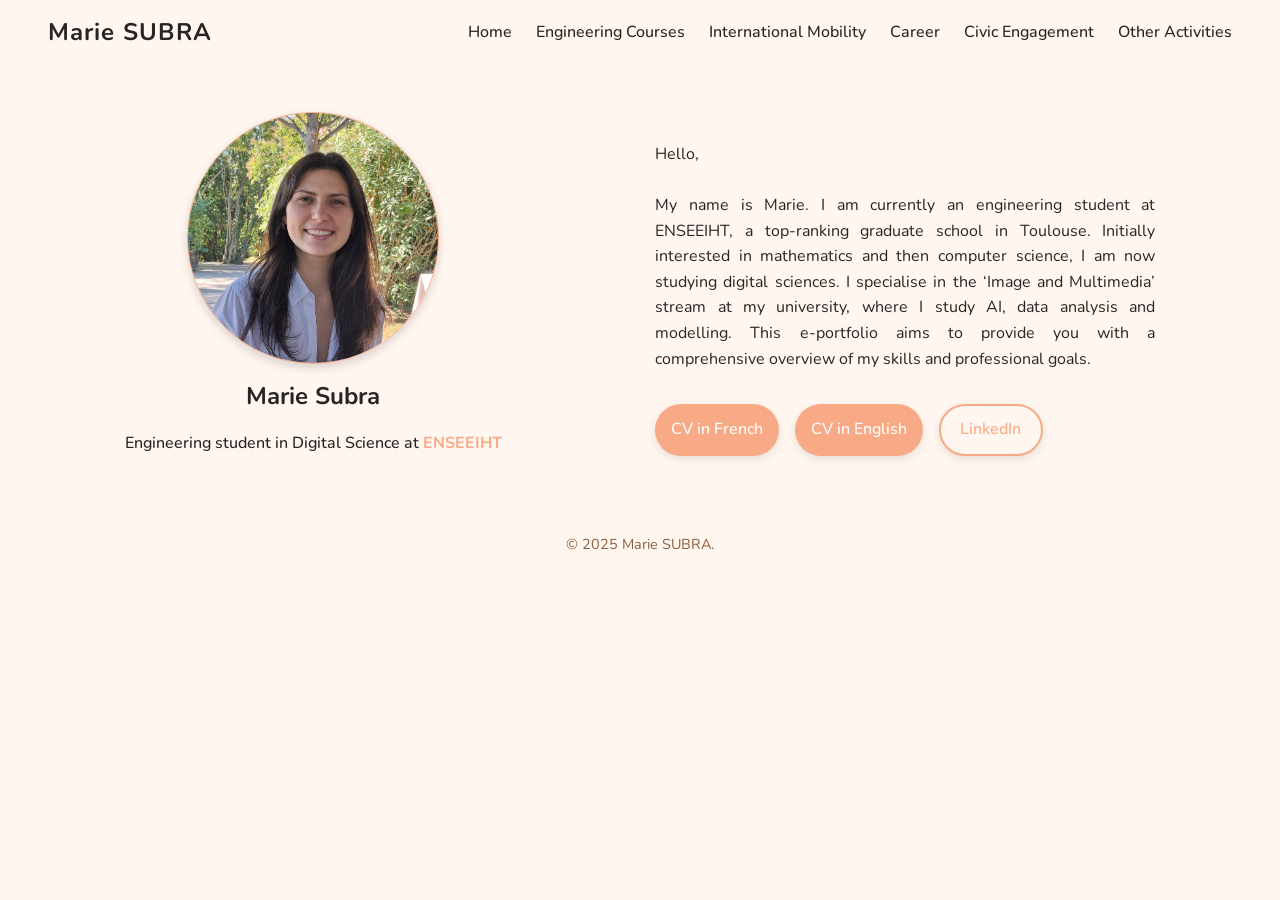
<file: index.html>
<!DOCTYPE html>
<html lang="en">
<head>
  <meta charset="UTF-8" />
  <meta name="viewport" content="width=device-width, initial-scale=1.0" />
  <title>Marie SUBRA</title>

  <!-- Ton style CSS principal -->
  <link rel="stylesheet" href="style.css" />
  <link rel="stylesheet" href="style_index.css" />  
  <!-- Polices Google Fonts -->
  <link href="https://fonts.googleapis.com/css2?family=Quicksand:wght@400;500;600&family=Playfair+Display:wght@400;600&family=Poppins:wght@400;500;600&family=Raleway:wght@400;500;600&family=Nunito:wght@400;600&display=swap" rel="stylesheet">
</head>

<body>

  <!-- ================================
       EN-TÊTE : ton nom + navigation
  ================================= -->
  <header>
    <div class="logo">Marie SUBRA</div>
    <nav>
      <ul>
        <li><a href="index.html">Home</a></li>
        <li><a href="engineering.html">Engineering Courses</a></li>
        <li><a href="mobility.html">International Mobility</a></li>
        <li><a href="career.html">Career</a></li>
        <li><a href="leadership.html">Civic Engagement</a></li>
        <li><a href="activities.html">Other Activities</a></li>
      </ul>
    </nav>
  </header>

  <!-- ================================
       SECTION HOME
  ================================= -->
  <main>
    <section class="home">
      <!-- Partie gauche : photo + sous-titre -->
      <div class="left">
        <div class="photo-container">
          <!-- Remplace "photo_marie.jpg" par le vrai nom de ton image -->
          <img src="Photo_Marie_CV.jpg" alt="Marie Subra" />
        </div>
        <h2 class="name">Marie Subra</h2>
        <p class="subtitle">
          Engineering student in Digital Science at 
          <a href="https://www.enseeiht.fr/fr/index.html" target="_blank">ENSEEIHT</a>
        </p>
      </div>

      <!-- Partie droite : présentation + boutons -->
      <div class="right">
        <p>
          Hello,<br><br>
          My name is Marie. 
          I am currently an engineering student at ENSEEIHT, a top-ranking graduate school in Toulouse.
          Initially interested in mathematics and then computer science, I am now studying digital sciences.
          I specialise in the ‘Image and Multimedia’ stream at my university, where I study AI, data analysis and modelling. 
          This e-portfolio aims to provide you with a comprehensive overview
          of my skills and professional goals.

        </p>
        <div class="buttons">
          <!-- Boutons vers les fichiers PDF -->
          <a href="CV_FR.pdf" class="btn" target="_blank">CV in French</a>
          <a href="CV_EN.pdf" class="btn" target="_blank">CV in English</a>
          <a href="https://www.linkedin.com/in/marie-subra-392992335/"  class="btn btn-outline" target="_blank">LinkedIn</a>
      </div>
      </div>
      </div>


  </main>

  <!-- ================================
       PIED DE PAGE
  ================================= -->
  <footer>
    © 2025 Marie SUBRA.
  </footer>

</body>
</html>
</file>
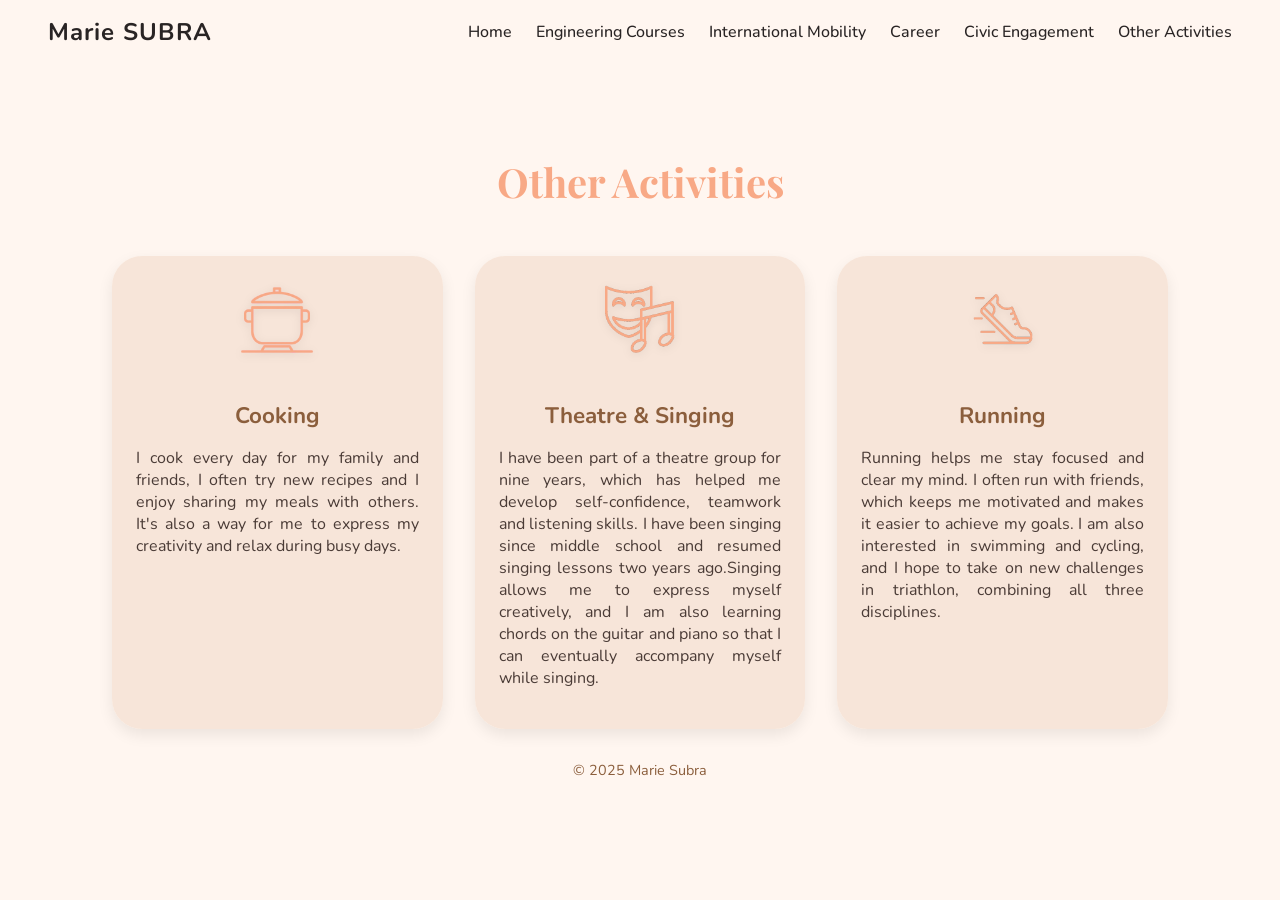
<file: activities.html>
<!DOCTYPE html>
<html lang="en">
<head>
  <meta charset="UTF-8" />
  <meta name="viewport" content="width=device-width, initial-scale=1.0" />
  <title>Marie SUBRA</title>

  <!-- Ton style CSS principal -->
  <link rel="stylesheet" href="style.css" />
  <link rel="stylesheet" href="style_activities.css" />
  
  <!-- Polices Google Fonts -->
  <link href="https://fonts.googleapis.com/css2?family=Quicksand:wght@400;500;600&family=Playfair+Display:wght@400;600&family=Poppins:wght@400;500;600&family=Raleway:wght@400;500;600&family=Nunito:wght@400;600&display=swap" rel="stylesheet">
</head>
<body>
      <!-- En-tête identique à la page Home -->
  <header>
    <div class="logo">Marie SUBRA</div>
    <nav>
      <ul>
        <li><a href="index.html">Home</a></li>
        <li><a href="engineering.html">Engineering Courses</a></li>
        <li><a href="mobility.html">International Mobility</a></li>
        <li><a href="career.html">Career</a></li>
        <li><a href="leadership.html">Civic Engagement</a></li>
        <li><a href="activities.html">Other Activities</a></li>
      </ul>
    </nav>
  </header>
  <main class = "activities">
    <!-- ======= MAIN CONTENT ======= -->
    <h1>Other Activities</h1>
    <div class="activities-container">
        <!-- 🍳 Cooking -->
        <div class="activity-card">
            <img src="cooking.png" alt="Cooking" class="activity-logo">
            <h2>Cooking</h2>
            <p>
                I cook every day for my family and friends, I often try new recipes and I enjoy sharing my meals 
                with others. It's also a way for me to express my creativity and relax during busy days.
            </p>
        </div>

        <!-- 🎭 Theatre & Singing -->
        <div class="activity-card">
            <img src="musical.png" alt="Theatre and Singing" class="activity-logo">
            <h2>Theatre & Singing</h2>
            <p>
                I have been part of a theatre group for nine years, which has helped me develop self-confidence, 
                teamwork and listening skills. I have been singing since middle school and resumed singing lessons 
                two years ago.Singing allows me to express myself creatively, and I am also learning chords on the guitar
                and piano so that I can eventually accompany myself while singing.
            </p>
        </div>

        <!-- 🏃‍♀️ Running -->
        <div class="activity-card">
            <img src="running.png" alt="Running" class="activity-logo">
            <h2>Running</h2>
            <p>
                Running helps me stay focused and clear my mind. I often run with friends, which keeps me motivated 
                and makes it easier to achieve my goals. I am also interested in swimming and cycling, and I hope 
                to take on new challenges in triathlon, combining all three disciplines.
            </p>
        </div>
    </div>


    <footer>
        <p>© 2025 Marie Subra</p>
    </footer>
  </main>
</body>
</file>
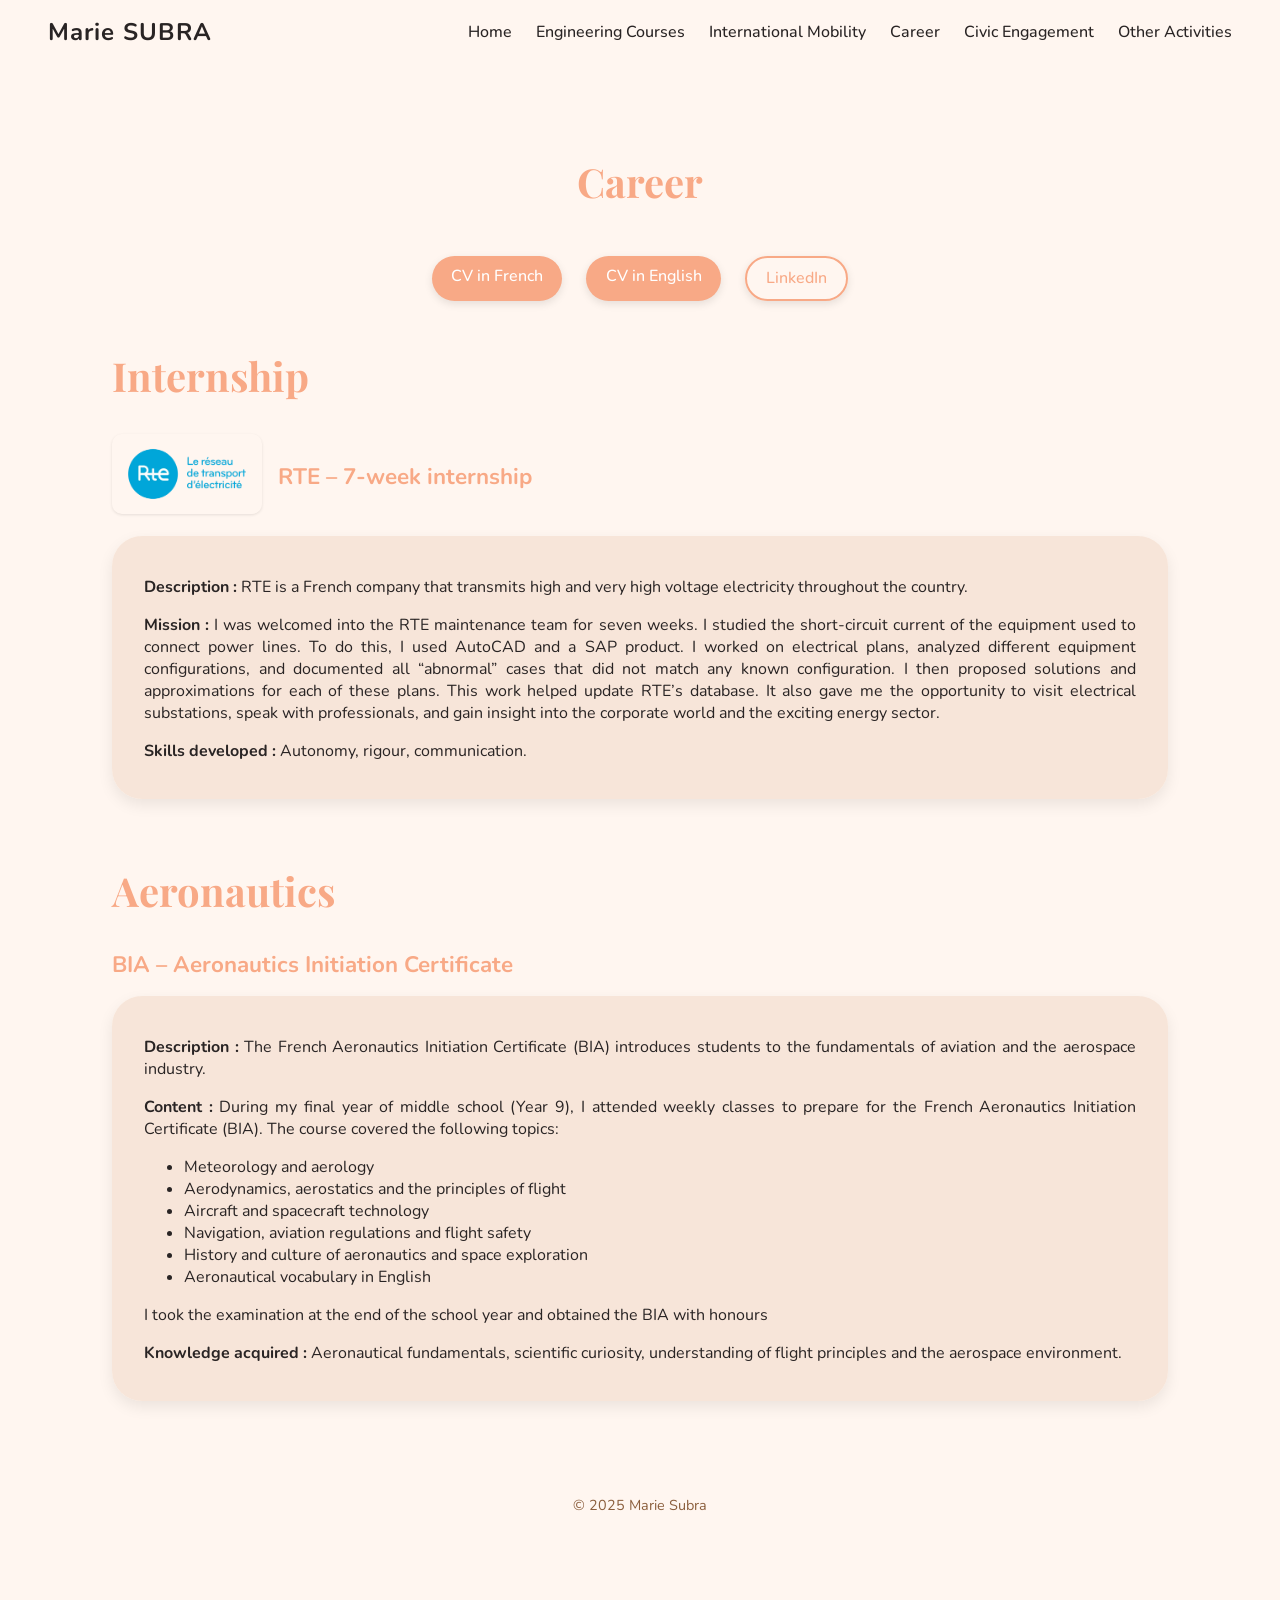
<file: career.html>
<!DOCTYPE html>
<html lang="en">
<head>
  <meta charset="UTF-8" />
  <meta name="viewport" content="width=device-width, initial-scale=1.0" />
  <title>Marie SUBRA</title>

  <!-- Ton style CSS principal -->
  <link rel="stylesheet" href="style.css" />
  <link rel="stylesheet" href="style_career.css" />

  <!-- Polices Google Fonts -->
  <link href="https://fonts.googleapis.com/css2?family=Quicksand:wght@400;500;600&family=Playfair+Display:wght@400;600&family=Poppins:wght@400;500;600&family=Raleway:wght@400;500;600&family=Nunito:wght@400;600&display=swap" rel="stylesheet">
</head>
<body>
      <!-- En-tête identique à la page Home -->
  <header>
    <div class="logo">Marie SUBRA</div>
    <nav>
      <ul>
        <li><a href="index.html">Home</a></li>
        <li><a href="engineering.html">Engineering Courses</a></li>
        <li><a href="mobility.html">International Mobility</a></li>
        <li><a href="career.html">Career</a></li>
        <li><a href="leadership.html">Civic Engagement</a></li>
        <li><a href="activities.html">Other Activities</a></li>
      </ul>
    </nav>
  </header>
  <!-- ======= MAIN CONTENT ======= -->
  <main class="career">
      <h1>Career</h1>
      <!-- Boutons CV & LinkedIn -->
      <div class="career-buttons">
          <a href="CV_FR.pdf" class="btn" target="_blank">CV in French</a>
          <a href="CV_EN.pdf" class="btn" target="_blank">CV in English</a>
          <a href="https://www.linkedin.com/in/marie-subra-392992335/"  class="btn btn-outline" target="_blank">LinkedIn</a>
      </div>

      <!-- Stages -->
      <section class="career-section">
        <h2>Internship</h2>

        <div class="internship-card">
          <!-- Haut : logo + titre -->
          <div class="internship-header">
            <div class="internship-logo">
              <img src="logo_rte.webp" alt="RTE logo">
            </div>
            <h3>RTE – 7-week internship</h3>
          </div>

          <!-- Bas : cadre avec texte -->
          <div class="internship-text card">
            <p><strong>Description :</strong> RTE is a French company that transmits high and very high voltage electricity throughout the country.</p>
            <p><strong>Mission :</strong> I was welcomed into the RTE maintenance team for seven weeks.
             I studied the short-circuit current of the equipment used to connect power lines. To do this, I used 
             AutoCAD and a SAP product. I worked on electrical plans, analyzed different equipment configurations, 
             and documented all “abnormal” cases that did not match any known configuration. I then proposed 
             solutions and approximations for each of these plans. This work helped update RTE’s database. It also 
             gave me the opportunity to visit electrical substations, speak with professionals, and gain insight 
             into the corporate world and the exciting energy sector.
            </p>
            <p><strong>Skills developed :</strong> Autonomy, rigour, communication.</p>
          </div>
        </div>
      </section>

      <!-- BIA -->
      <section class="career-section">
        <h2>Aeronautics</h2>

        <div class="internship-card">
          <div class="internship-header">
            <h3>BIA – Aeronautics Initiation Certificate</h3>
          </div>

          <div class="internship-text card">
            <p><strong>Description :</strong> The French Aeronautics Initiation Certificate (BIA) introduces students to the fundamentals of aviation and the aerospace industry.</p>

            <p><strong>Content :</strong> 
              During my final year of middle school (Year 9), I attended weekly classes to prepare for the French Aeronautics Initiation Certificate (BIA). The course covered the following topics:</p>
              <ul>
                <li>Meteorology and aerology</li>
                <li>Aerodynamics, aerostatics and the principles of flight</li>
                <li>Aircraft and spacecraft technology</li>
                <li>Navigation, aviation regulations and flight safety</li>
                <li>History and culture of aeronautics and space exploration</li>
                <li>Aeronautical vocabulary in English</li>
              </ul>
              <p>I took the examination at the end of the school year and obtained the BIA with honours
            
            </p>

            <p><strong>Knowledge acquired :</strong> Aeronautical fundamentals, scientific curiosity, understanding of flight principles and the aerospace environment.</p>
          </div>
        </div>
      </section>
      
  <footer>
      <p>© 2025 Marie Subra</p>
  </footer>
</body>
</html>
</file>
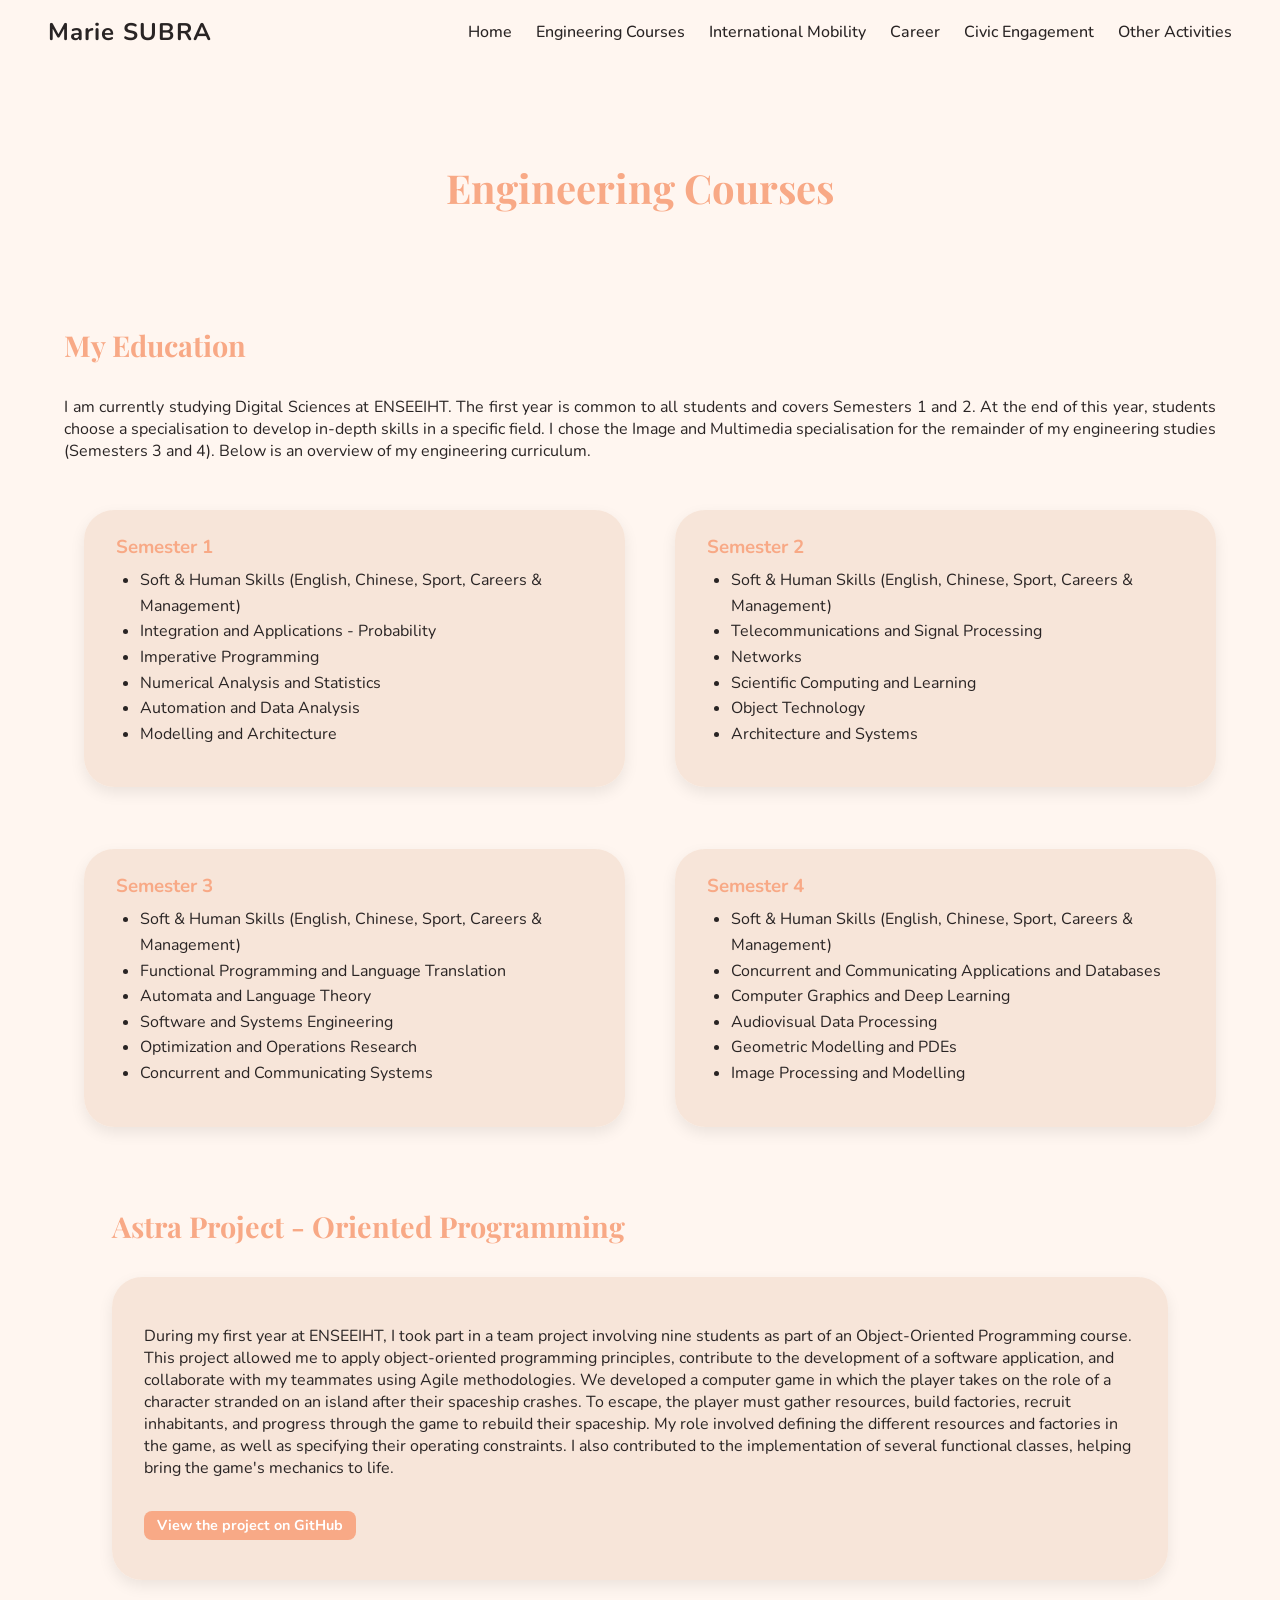
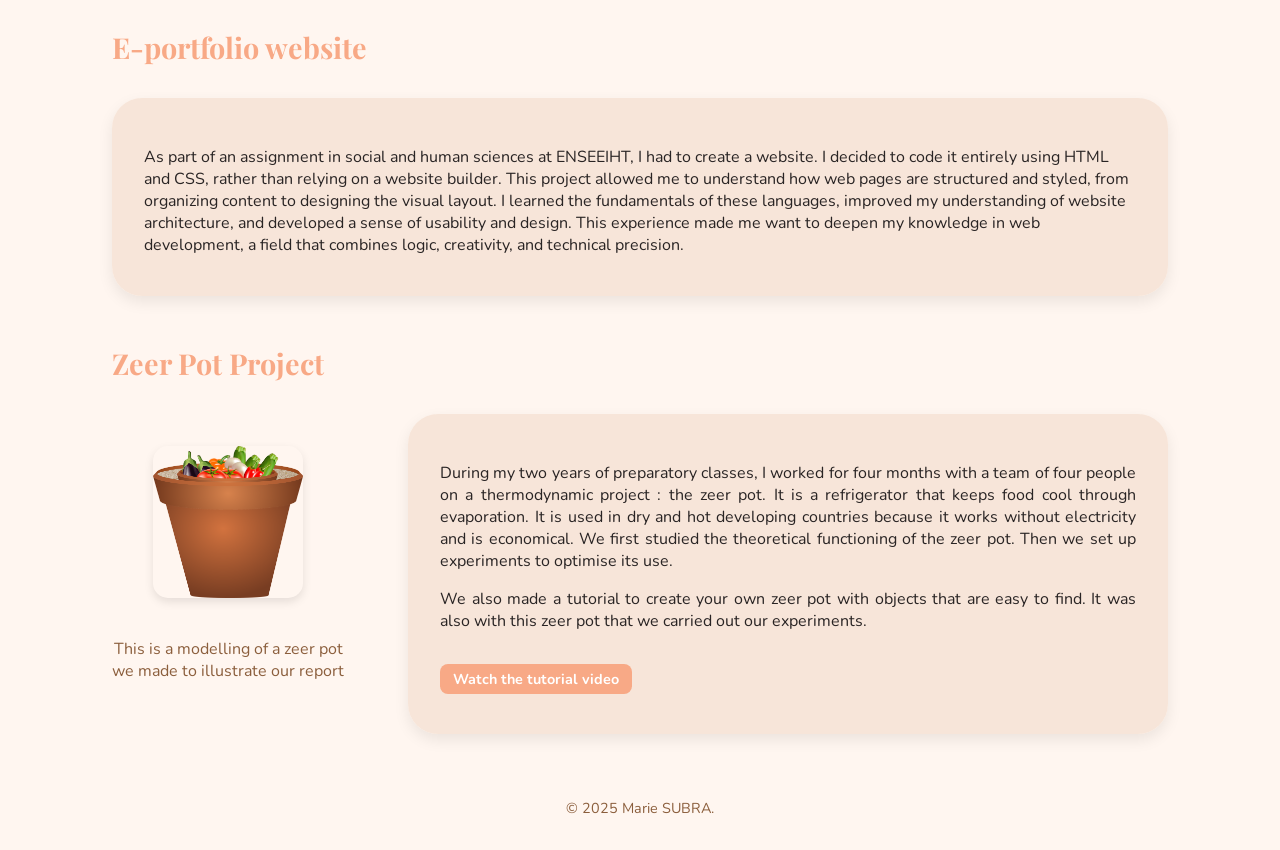
<file: engineering.html>
<!DOCTYPE html>
<html lang="en">
<head>
  <meta charset="UTF-8" />
  <meta name="viewport" content="width=device-width, initial-scale=1.0" />
  <title>Marie SUBRA</title>

  <!-- Ton style CSS principal -->
  <link rel="stylesheet" href="style.css" />
  <link rel="stylesheet" href="style_engineering.css" />

  <!-- Polices Google Fonts -->
  <link href="https://fonts.googleapis.com/css2?family=Quicksand:wght@400;500;600&family=Playfair+Display:wght@400;600&family=Poppins:wght@400;500;600&family=Raleway:wght@400;500;600&family=Nunito:wght@400;600&display=swap" rel="stylesheet">
</head>

<body>
  <!-- En-tête identique à la page Home -->
  <header>
    <div class="logo">Marie SUBRA</div>
    <nav>
      <ul>
        <li><a href="index.html">Home</a></li>
        <li><a href="engineering.html">Engineering Courses</a></li>
        <li><a href="mobility.html">International Mobility</a></li>
        <li><a href="career.html">Career</a></li>
        <li><a href="leadership.html">Civic Engagement</a></li>
        <li><a href="activities.html">Other Activities</a></li>
      </ul>
    </nav>
  </header>
    <section class="engineering">
        <h1>Engineering Courses</h1>
    </section>
    <!-- My education -->
    <section class="education">
    <h2>My Education</h2>

    <p class="intro">
        I am currently studying Digital Sciences at ENSEEIHT. The first year is common to all students and covers 
        Semesters 1 and 2. At the end of this year, students choose a specialisation to develop in-depth skills in 
        a specific field. I chose the Image and Multimedia specialisation for the remainder of my engineering 
        studies (Semesters 3 and 4).
        Below is an overview of my engineering curriculum.
    </p>


    <div class="semesters two-columns">
    <!-- Colonne Semestre 1 -->
        <div class="semester">
            <!--<div class="line"></div>-->
            <div class="semester-content card">
                <h3>Semester 1</h3>
                <ul>
                    <li>Soft & Human Skills (English, Chinese, Sport, Careers & Management)</li>
                    <li>Integration and Applications - Probability</li>
                    <li>Imperative Programming</li>
                    <li>Numerical Analysis and Statistics</li>
                    <li>Automation and Data Analysis</li>
                    <li>Modelling and Architecture</li>
                </ul>
            </div>
        </div>

    <!-- Colonne Semestre 2 -->
        <div class="semester">
            <!--<div class="line"></div>-->
            <div class="semester-content card">
                <h3>Semester 2</h3>
                <ul>
                    <li>Soft & Human Skills (English, Chinese, Sport, Careers & Management)</li>
                    <li>Telecommunications and Signal Processing</li>
                    <li>Networks</li>
                    <li>Scientific Computing and Learning</li>
                    <li>Object Technology</li>
                    <li>Architecture and Systems</li>
                </ul>
            </div>
        </div>
         <!-- Semester 3 -->
    <div class="semester">
        <div class="semester-content card">
            <h3>Semester 3</h3>
            <ul>
                <li>Soft & Human Skills (English, Chinese, Sport, Careers & Management)</li>
                <li>Functional Programming and Language Translation</li>
                <li>Automata and Language Theory</li>
                <li>Software and Systems Engineering</li>
                <li>Optimization and Operations Research</li>
                <li>Concurrent and Communicating Systems</li>
            </ul>
        </div>
    </div>

    <!-- Semester 4 -->
    <div class="semester">
        <div class="semester-content card">
            <h3>Semester 4</h3>
            <ul>
                <li>Soft & Human Skills (English, Chinese, Sport, Careers & Management)</li>
                <li>Concurrent and Communicating Applications and Databases</li>
                <li>Computer Graphics and Deep Learning</li>
                <li>Audiovisual Data Processing</li>
                <li>Geometric Modelling and PDEs</li>
                <li>Image Processing and Modelling</li>
            </ul>
        </div>
    </div>
    </div>


    <!-- Projet Astra -->

    <section class = "zeerpot">
        <h2>Astra Project - Oriented Programming </h2>
        <div class = "portfolio-text card">
            <p></p>
            <p>
                During my first year at ENSEEIHT, I took part in a team project involving nine 
                students as part of an Object-Oriented Programming course. This project allowed me 
                to apply object-oriented programming principles, contribute to the development of a 
                software application, and collaborate with my teammates using Agile methodologies.
                We developed a computer game in which the player takes on the role of a character 
                stranded on an island after their spaceship crashes. To escape, the player must 
                gather resources, build factories, recruit inhabitants, and progress through the 
                game to rebuild their spaceship.
                My role involved defining the different resources and factories in the game, as 
                well as specifying their operating constraints. I also contributed to the implementation 
                of several functional classes, helping bring the game's mechanics to life.
            </p>
            <p><a href="https://github.com/SkymixIII/Projet-Astra" target="_blank">View the project on GitHub</a></p>
        </div>
    </section>

      <!-- Projet EPortfolio -->
    <section class = "zeerpot">
        <h2>E-portfolio website</h2>
        <div class = "portfolio-text card">
            <p></p>
            <p>
                As part of an assignment in social and human sciences at ENSEEIHT, I had to create a website. I decided to code 
                it entirely using HTML and CSS, rather than relying on a website builder. This project allowed me to 
                understand how web pages are structured and styled, from organizing content to designing the visual 
                layout. I learned the fundamentals of these languages, improved my understanding of website 
                architecture, and developed a sense of usability and design. This experience made me want to deepen 
                my knowledge in web development, a field that combines logic, creativity, and technical precision.
            </p>
        </div>
    </section>

       
    <!-- zeerpot -->
    <section class="zeerpot">
        <h2>Zeer Pot Project</h2>
        <div class="zeerpot-container">
            <!-- Colonne gauche : image -->
            <div class="zeer-image">
                <img src="zeerpot.png" alt="Zeer Pot">
                <p>This is a modelling of a zeer pot we made to illustrate our report</p>
            </div>

            <!-- Barre verticale orange -->
            <div class="divider"></div>

            <!-- Colonne droite : texte -->
            <div class="zeer-text card">
                <p> </p>
                <p>During my two years of preparatory classes, I worked for four months with a team of four people on a thermodynamic project : the zeer pot. It is a refrigerator that keeps food cool through evaporation. It is used in dry and hot developing countries because it works without electricity and is economical. We first studied the theoretical functioning of the zeer pot. Then we set up experiments to optimise its use.</p>
                <p>We also made a tutorial to create your own zeer pot with objects that are easy to find. It was also with this zeer pot that we carried out our experiments. </p>
                <p><a href="https://www.youtube.com/watch?v=jQZr9aUrZ4Q" target="_blank">Watch the tutorial video</a></p>
            </div>
        </div>
    </section>

</main>
<footer>
    © 2025 Marie SUBRA.
</footer>
</body>
</html>
</file>
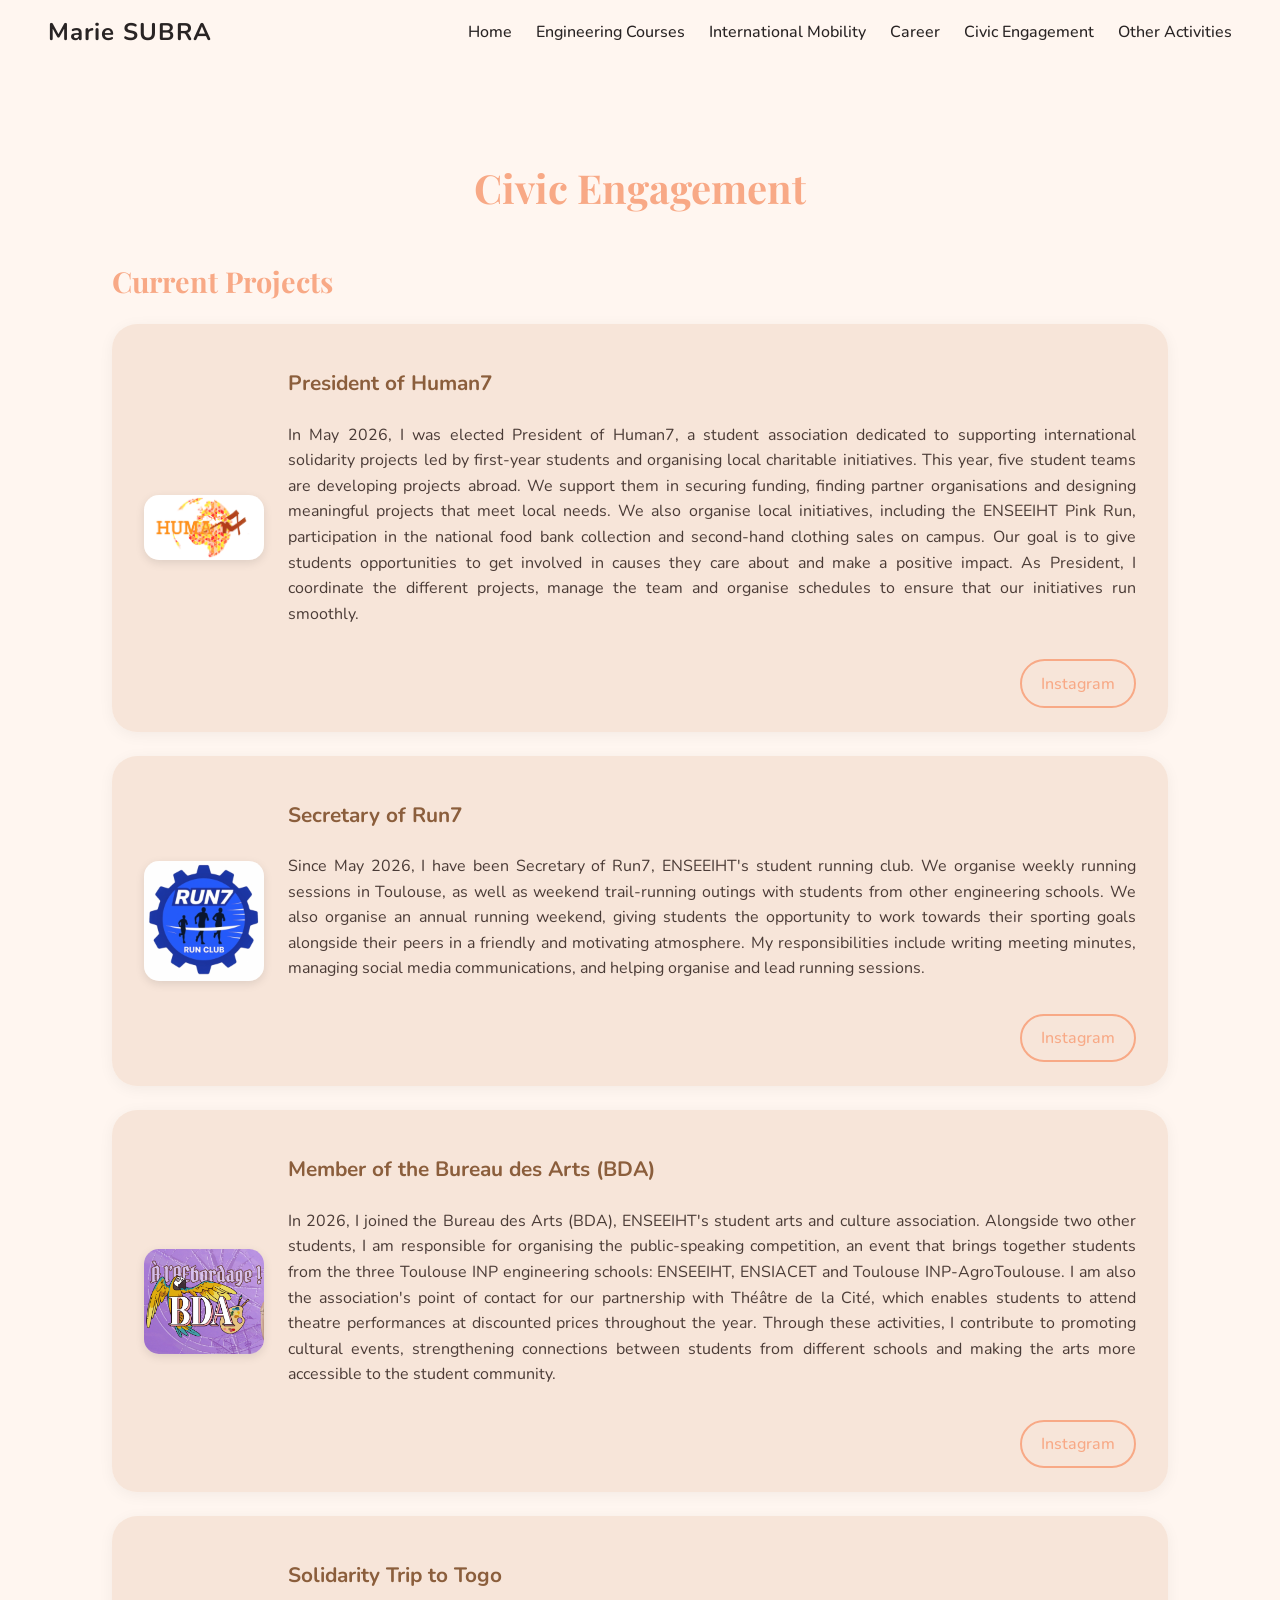
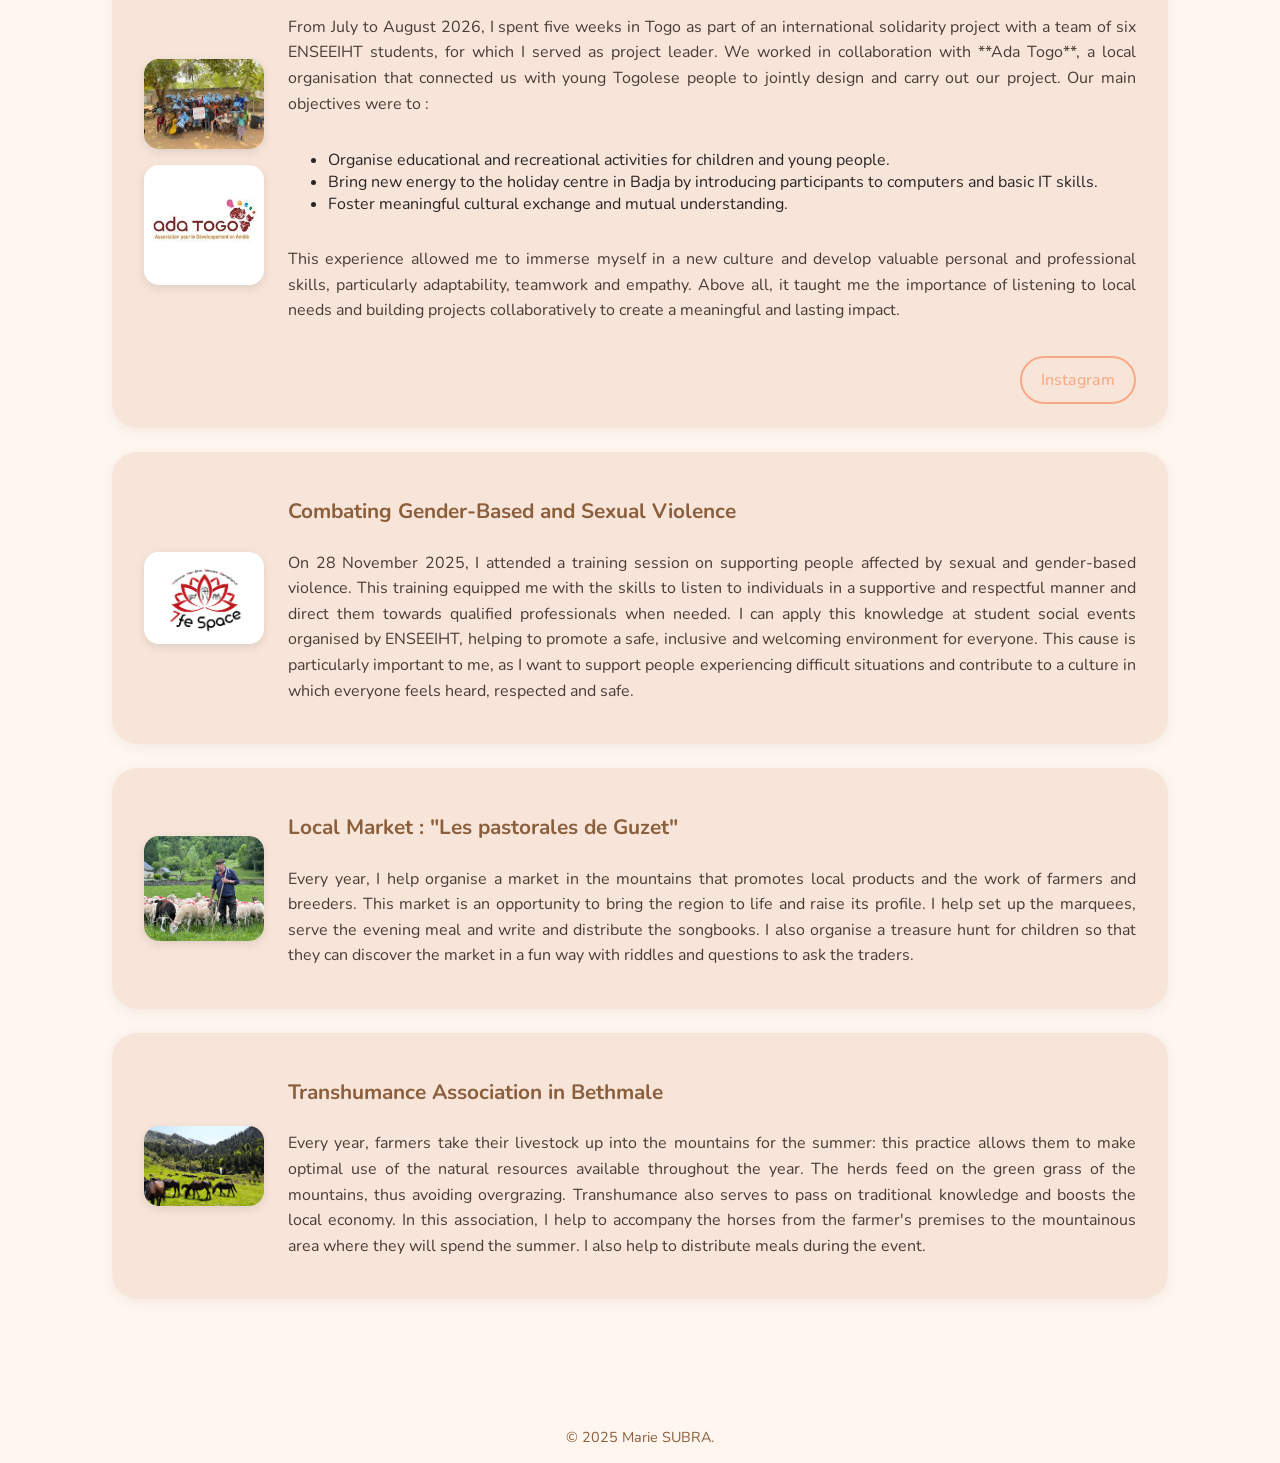
<file: leadership.html>
<!DOCTYPE html>
<html lang="en">
<head>
  <meta charset="UTF-8" />
  <meta name="viewport" content="width=device-width, initial-scale=1.0" />
  <title>Marie SUBRA</title>

  <!-- Ton style CSS principal -->
  <link rel="stylesheet" href="style.css" />
  <link rel="stylesheet" href="style_leadership.css" />

  <!-- Polices Google Fonts -->
  <link href="https://fonts.googleapis.com/css2?family=Quicksand:wght@400;500;600&family=Playfair+Display:wght@400;600&family=Poppins:wght@400;500;600&family=Raleway:wght@400;500;600&family=Nunito:wght@400;600&display=swap" rel="stylesheet">
</head>
<body>
      <!-- En-tête identique à la page Home -->
  <header>
    <div class="logo">Marie SUBRA</div>
    <nav>

      <ul class="nav-links">
        <li><a href="index.html">Home</a></li>
        <li><a href="engineering.html">Engineering Courses</a></li>
        <li><a href="mobility.html">International Mobility</a></li>
        <li><a href="career.html">Career</a></li>
        <li><a href="leadership.html">Civic Engagement</a></li>
        <li><a href="activities.html">Other Activities</a></li>
      </ul>
    </nav>

  </header>
<section class="civic">
  <h1>Civic Engagement</h1>

  <!-- ====== PROJETS EFFECTUÉS ====== -->
  <div class="civic-section">
    <h2>Current Projects</h2>

    <!-- Human7 -->
    <div class="project-card">
      <div class="project-content">
        <!-- Image à gauche -->
        <div class="project-image">
          <img src="Human7_logo.png" alt="Market logo">
        </div>

        <!-- Texte à droite -->
        <div class="project-text">
          <h3>President of Human7</h3>
          <p>
            In May 2026, I was elected President of Human7, a student association dedicated to supporting 
            international solidarity projects led by first-year students and organising local charitable 
            initiatives. This year, five student teams are developing projects abroad. We support them in securing 
            funding, finding partner organisations and designing meaningful projects that meet local needs. We also 
            organise local initiatives, including the ENSEEIHT Pink Run, participation in the national food bank 
            collection and second-hand clothing sales on campus. Our goal is to give students opportunities to get 
            involved in causes they care about and make a positive impact. As President, I coordinate the different 
            projects, manage the team and organise schedules to ensure that our initiatives run smoothly.
          </p>
          <a href="https://www.instagram.com/human7_n7?psln=YWVoc2IxaTA1aDY1" target="_blank" class="btn-outline instagram-btn">Instagram</a>
        </div>
      </div>
    </div>

    <!-- Run7 -->
    <div class="project-card">
      <div class="project-content">
        <!-- Image à gauche -->
        <div class="project-image">
          <img src="logo_RUN7.jpeg" alt="Market logo">
        </div>

        <!-- Texte à droite -->
        <div class="project-text">
          <h3>Secretary of Run7</h3>
          <p>
            Since May 2026, I have been Secretary of Run7, ENSEEIHT's student running club. We organise weekly 
            running sessions in Toulouse, as well as weekend trail-running outings with students from other 
            engineering schools. We also organise an annual running weekend, giving students the opportunity to 
            work towards their sporting goals alongside their peers in a friendly and motivating atmosphere. My 
            responsibilities include writing meeting minutes, managing social media communications, and helping 
            organise and lead running sessions.
          </p>
          <a href="https://www.instagram.com/club_run7?cplk=MXgybmlhajI2ZnBjZA==" target="_blank" class="btn-outline instagram-btn">Instagram</a>
        </div>
      </div>
    </div>

    <!-- BDA -->
    <div class="project-card">
      <div class="project-content">
        <!-- Image à gauche -->
        <div class="project-image">
          <img src="BDA.png" alt="Market logo">
        </div>

        <!-- Texte à droite -->
        <div class="project-text">
          <h3>Member of the Bureau des Arts (BDA)</h3>
          <p>
            In 2026, I joined the Bureau des Arts (BDA), ENSEEIHT's student arts and culture association. Alongside 
            two other students, I am responsible for organising the public-speaking competition, an event that 
            brings together students from the three Toulouse INP engineering schools: ENSEEIHT, ENSIACET and 
            Toulouse INP-AgroToulouse. I am also the association's point of contact for our partnership with 
            Théâtre de la Cité, which enables students to attend theatre performances at discounted prices 
            throughout the year. Through these activities, I contribute to promoting cultural events, strengthening 
            connections between students from different schools and making the arts more accessible to the student 
            community.
          </p>
          <a href="https://www.instagram.com/bda_n7?obrf=MWtpeDR1Z25nNnpzdw==" target="_blank" class="btn-outline instagram-btn">Instagram</a>
        </div>
      </div>
    </div>

    <!-- Togo -->
    <div class="project-card">
      <div class="project-content">
        <div class="project-image">
          <img src="togo_image.jpeg" alt="Togo logo">
          <img src="logo_ada.jpeg" alt="Togo logo">
        </div>
        <div class="project-text">
          <h3>Solidarity Trip to Togo</h3>
            <p>
              From July to August 2026, I spent five weeks in Togo as part of an international solidarity project 
              with a team of six ENSEEIHT students, for which I served as project leader. We worked in collaboration 
              with **Ada Togo**, a local organisation that connected us with young Togolese people to jointly design 
              and carry out our project. Our main objectives were to : </p>
              <ul>
              <li>Organise educational and recreational activities for children and young people.</li>
              <li>Bring new energy to the holiday centre in Badja by introducing participants to computers and basic IT skills.</li>
              <li>Foster meaningful cultural exchange and mutual understanding.</li>
              </ul>
              
            <p>This experience allowed me to immerse myself in a new culture and develop valuable personal and professional skills, particularly adaptability, teamwork and empathy. Above all, it taught me the importance of listening to local needs and building projects collaboratively to create a meaningful and lasting impact.
            </p>
            <a href="https://www.instagram.com/projet_togo_2026?igsh=cTJoc2VqMzU0amVk" target="_blank" class="btn-outline instagram-btn">Instagram</a>
        </div>
      </div>
    </div>

      <!-- VSS -->
     <div class="project-card">
      <div class="project-content">
        <div class="project-image">
          <img src="VSS.png" alt="Horse logo">
        </div>
        <div class="project-text">
          <h3>Combating Gender-Based and Sexual Violence</h3>
          <p>
            On 28 November 2025, I attended a training session on supporting people affected by sexual and 
            gender-based violence. This training equipped me with the skills to listen to individuals in a 
            supportive and respectful manner and direct them towards qualified professionals when needed.
            I can apply this knowledge at student social events organised by ENSEEIHT, helping to promote a safe, 
            inclusive and welcoming environment for everyone. This cause is particularly important to me, as I want 
            to support people experiencing difficult situations and contribute to a culture in which everyone feels 
            heard, respected and safe.
          </p>
        </div>
      </div>
    </div>

    <!-- Pastorales -->
    <div class="project-card">
      <div class="project-content">
        <!-- Image à gauche -->
        <div class="project-image">
          <img src="pastorales_image.jpg" alt="Market logo">
        </div>

        <!-- Texte à droite -->
        <div class="project-text">
          <h3>Local Market : "Les pastorales de Guzet" </h3>
          <p>
            Every year, I help organise a market in the mountains that promotes local products and the work of 
            farmers and breeders. This market is an opportunity to bring the region to life and raise its profile. 
            I help set up the marquees, serve the evening meal and write and distribute the songbooks. I also 
            organise a treasure hunt for children so that they can discover the market in a fun way with riddles 
            and questions to ask the traders. 
          </p>
        </div>
      </div>
    </div>

    <!-- Transhumances -->
    <div class="project-card">
      <div class="project-content">
        <div class="project-image">
          <img src="transhumances_image.gif" alt="Horse logo">
        </div>
        <div class="project-text">
          <h3>Transhumance Association in Bethmale</h3>
          <p>
           Every year, farmers take their livestock up into the mountains for the summer: this practice allows them 
           to make optimal use of the natural resources available throughout the year. The herds feed on the green 
           grass of the mountains, thus avoiding overgrazing. Transhumance also serves to pass on traditional 
           knowledge and boosts the local economy. In this association, I help to accompany the horses from the 
           farmer's premises to the mountainous area where they will spend the summer. I also help to distribute 
           meals during the event.
          </p>
        </div>
      </div>
    </div>
  </div>



</section>
</body>
  <!-- ================================
       PIED DE PAGE
  ================================= -->
  <footer>
    © 2025 Marie SUBRA.
  </footer>

</body>
</html>
</file>
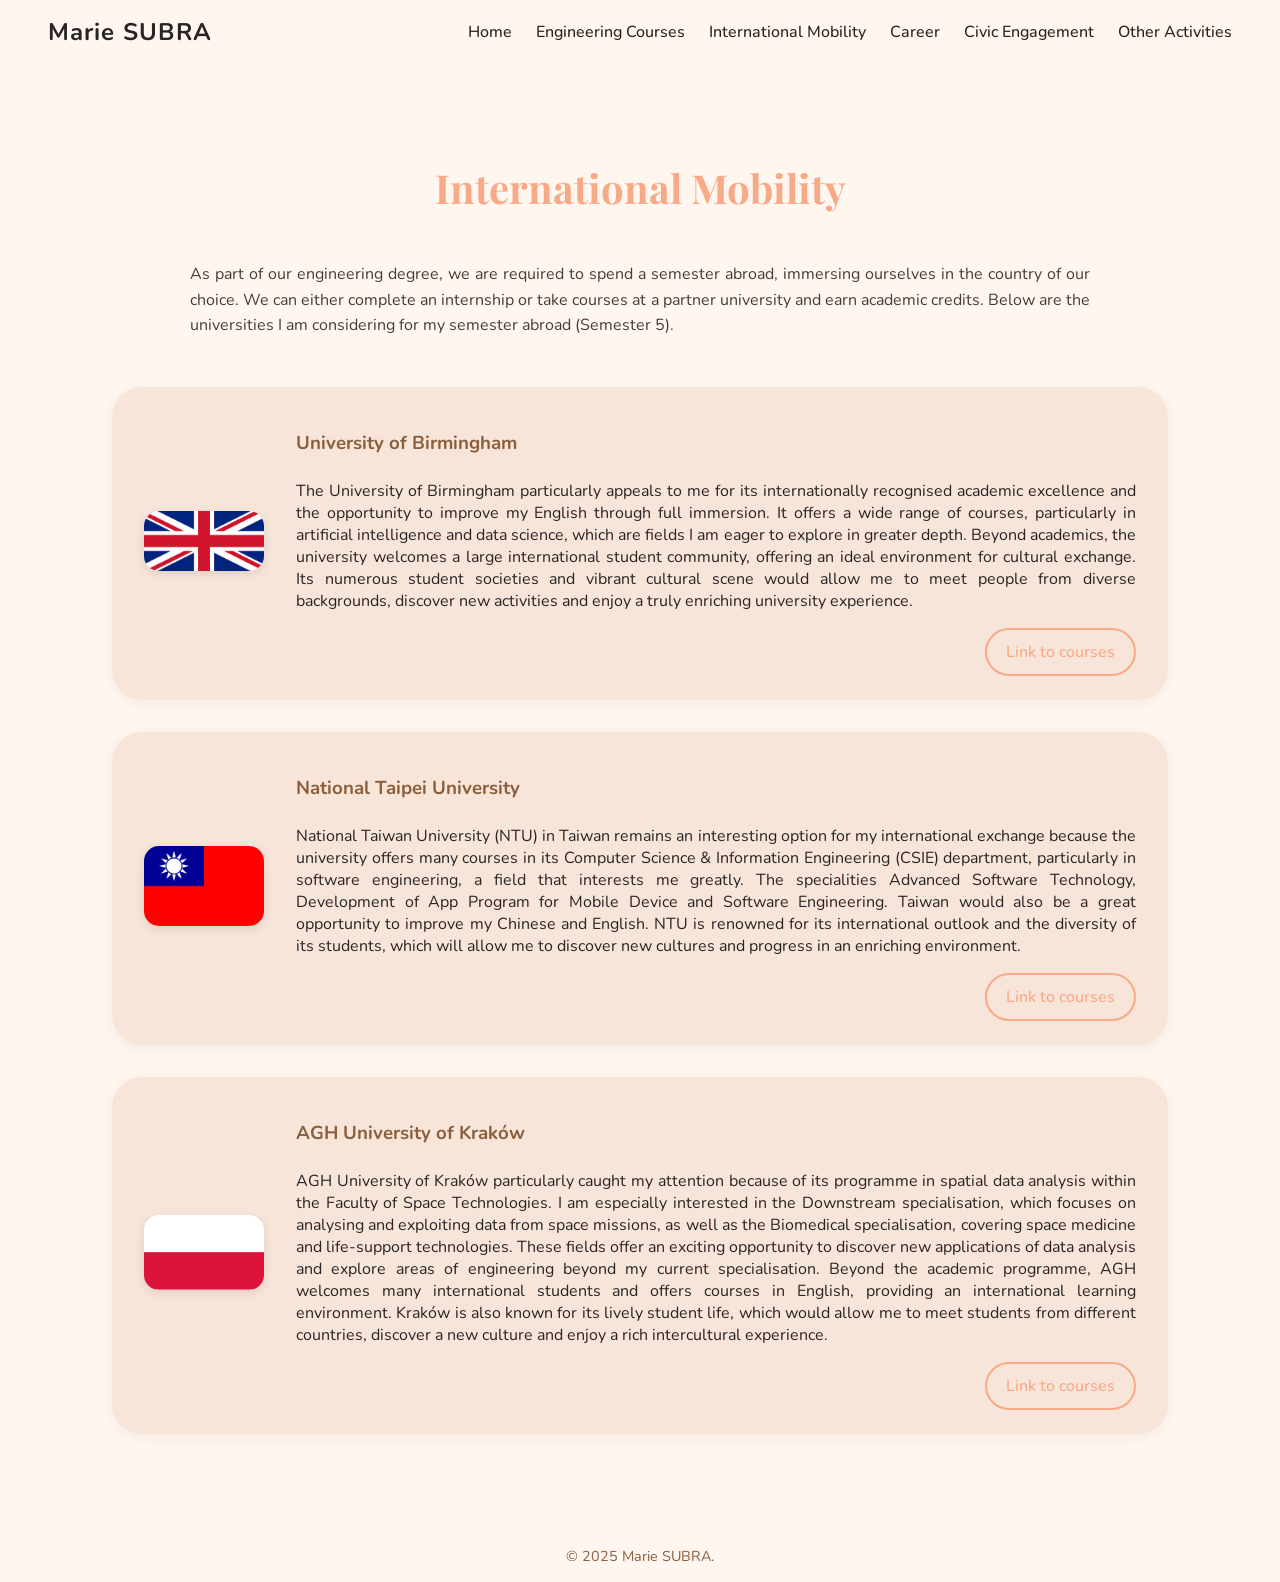
<file: mobility.html>
<!DOCTYPE html>
<html lang="en">
<head>
  <meta charset="UTF-8" />
  <meta name="viewport" content="width=device-width, initial-scale=1.0" />
  <title>Marie SUBRA</title>

  <!-- Ton style CSS principal -->
  <link rel="stylesheet" href="style.css" />
  <link rel="stylesheet" href="style_mobility.css" />  
  <!-- Polices Google Fonts -->
  <link href="https://fonts.googleapis.com/css2?family=Quicksand:wght@400;500;600&family=Playfair+Display:wght@400;600&family=Poppins:wght@400;500;600&family=Raleway:wght@400;500;600&family=Nunito:wght@400;600&display=swap" rel="stylesheet">
</head>
<body>
      <!-- En-tête identique à la page Home -->
  <header>
    <div class="logo">Marie SUBRA</div>
    <nav>
      <ul>
        <li><a href="index.html">Home</a></li>
        <li><a href="engineering.html">Engineering Courses</a></li>
        <li><a href="mobility.html">International Mobility</a></li>
        <li><a href="career.html">Career</a></li>
        <li><a href="leadership.html">Civic Engagement</a></li>
        <li><a href="activities.html">Other Activities</a></li>
      </ul>
    </nav>
  </header>

  <section class="international-mobility">
    <h1>International Mobility</h1>
    <p class = "intro">
      As part of our engineering degree, we are required to spend a semester abroad, immersing ourselves in the 
      country of our choice. We can either complete an internship or take courses at a partner university and earn 
      academic credits. Below are the universities I am considering for my semester abroad (Semester 5).
    </p>

    <!-- Birmingham -->
    <div class="destination-card">
      <div class="destination-image">
        <img src="royaume_unis.png" alt="Canada flag">
      </div>
      <div class="destination-text">
        <h3>University of Birmingham</h3>
        <p>
          The University of Birmingham particularly appeals to me for its internationally recognised academic 
          excellence and the opportunity to improve my English through full immersion. It offers a wide range of 
          courses, particularly in artificial intelligence and data science, which are fields I am eager to explore 
          in greater depth. Beyond academics, the university welcomes a large international student community, 
          offering an ideal environment for cultural exchange. Its numerous student societies and vibrant cultural 
          scene would allow me to meet people from diverse backgrounds, discover new activities and enjoy a truly 
          enriching university experience.
        </p>
        <a href="http://www.bham.ac.uk" target="_blank" class="btn-outline site-btn">Link to courses</a>
      </div>
    </div>

    <!-- Taiwan -->
    <div class="destination-card">
      <div class="destination-image">
        <img src="taiwan.png" alt="Taiwan flag">
      </div>
      <div class="destination-text">
        <h3>National Taipei University</h3>
        <p>
          National Taiwan University (NTU) in Taiwan remains an interesting option for my international exchange 
          because the university offers many courses in its Computer Science & Information Engineering (CSIE) department, 
          particularly in software engineering, a field that interests me greatly. 
          The specialities Advanced Software Technology, Development of App Program for Mobile Device and Software Engineering. 
          Taiwan would also be a great opportunity to improve my Chinese and English. NTU is renowned for its 
          international outlook and the diversity of its students, which will allow me to discover new cultures and progress in an enriching environment.
        </p>
        <a href="https://www.csie.ntpu.edu.tw/en/course_bachelor.html" target="_blank" class="btn-outline site-btn">Link to courses</a>
      </div>
    </div>

    <!-- Pologne -->
    <div class="destination-card">
      <div class="destination-image">
        <img src="pologne.png" alt="Australia flag">
      </div>
      <div class="destination-text">
        <h3>AGH University of Kraków</h3>
        <p>
          AGH University of Kraków particularly caught my attention because of its programme in spatial data 
          analysis within the Faculty of Space Technologies. I am especially interested in the Downstream 
          specialisation, which focuses on analysing and exploiting data from space missions, as well as the 
          Biomedical specialisation, covering space medicine and life-support technologies. These fields offer an 
          exciting opportunity to discover new applications of data analysis and explore areas of engineering 
          beyond my current specialisation. Beyond the academic programme, AGH welcomes many international students
           and offers courses in English, providing an international learning environment. Kraków is also known for 
           its lively student life, which would allow me to meet students from different countries, discover a new 
           culture and enjoy a rich intercultural experience.
        </p>
        <a href="spacetech.agh.edu.pl" target="_blank" class="btn-outline site-btn">Link to courses</a>
      </div>
    </div>
  </section>

</body>

  <!-- ================================
       PIED DE PAGE
  ================================= -->
  <footer>
    © 2025 Marie SUBRA.
  </footer>

</body>
</html>
</file>
<file: style.css>
/* ================================
       🎨 PALETTE DE COULEURS CHALEUREUSES
    ================================= */
    :root {
      --rose: #f7b6b2;
      --orange: #f8a986;
      --marron: #8b5e3c;
      --beige: #fff6f0;
      --texte: #292424;
    }

    /* ================================
       🌿 STYLE GLOBAL DU SITE
    ================================= */
    body {
      margin: 0;
      font-family: "Nunito", sans-serif; /*"Quicksand"*/
      background-color: var(--beige);
      color: var(--texte);
      padding-left: 1rem;   /* réduit l’espace à gauche */
      padding-right: 1rem;  /* réduit l’espace à droite */
    }

    /* ================================
       🌸 EN-TÊTE (header)
       Contient ton nom + barre de navigation
    ================================= */
    /*header {
      display: flex;
      justify-content: space-between;
      align-items: center;
      padding: 1rem 2rem;
      background: linear-gradient(90deg, var(--rose), var(--orange));
      color: white;
      box-shadow: 0 4px 8px rgba(0, 0, 0, 0.1);
      margin-bottom: 2rem;
    }*/
    header {
      background-color: var(--beige); /* même fond que la page */
      color: var(--texte); /* texte en noir ou presque */
      display: flex;
      justify-content: space-between;
      align-items: center;
      padding: 1rem 2rem;
    }

    /* Nom à gauche */
    .logo {
      font-size: 1.5rem;
      font-weight: bold;
      letter-spacing: 1px;
    }

    /* Liste des onglets à droite */
    nav ul {
      list-style: none;
      display: flex;
      gap: 1.5rem;
      margin: 0;
      padding: 0;
    }


    /* Liens des onglets */
    nav a {
      position: relative;
      text-decoration: none;
      color: var(--texte);
      font-weight: 500;
      transition: color 0.3s ease;
    }

    /* Effet soulignement fluide au survol */
    nav a::after {
      content: "";
      position: absolute;
      left: 0;
      bottom: -3px;
      width: 0%;
      height: 2px;
      background-color: var(--orange);
      transition: width 0.3s ease;
    }

    nav a:hover::after {
      width: 100%;
    }

    /* Effet hover (au survol de la souris) */
    nav a:hover {
      color: var(--orange);
    }


    .card {
        box-shadow: 0 6px 15px rgba(0, 0, 0, 0.08); /* cadre léger */
        padding: 1.5rem 2rem;
        background: rgba(247, 229, 217, 0.95);
        border-radius: 30px;
        margin-bottom: 2rem;
        flex: 1;
        transition: transform 0.3s, box-shadow 0.3s;
    }
    
    .card:hover {
        transform: translateY(-8px);
        box-shadow: 0 10px 20px rgba(0, 0, 0, 0.15);
    }
    /* Conteneur des boutons */
    .buttons {
      margin-top: 2rem;
      display: flex;
      gap: 1rem;
      flex-wrap: wrap;
    }

 
       /* Boutons stylés */
    .btn {
        background-color: var(--orange);
        color: white;
        padding: 0.8rem 1rem;
        border-radius: 30px;
        text-decoration: none;
        font-weight: 500;
        transition: all 0.3s ease; /* ✅ animation douce */
        box-shadow: 0 3px 8px rgba(0, 0, 0, 0.1);
    }

    .btn:hover {
      background-color: #f8b37a; /* un peu plus clair au survol */
      color: white;                    /* texte blanc au survol */
      transform: scale(1.05);
    }
    .btn-outline {
      background-color: transparent;  /* fond transparent */
      color: var(--orange);           /* texte orange */
      border: 2px solid var(--orange); /* contour orange */
      font-weight: 500;
      border-radius: 30px;
      padding: 0.7rem 1.2rem;
      text-decoration: none;
      transition: transform 0.3s, background-color 0.3s, color 0.3s;
    }

    .btn-outline:hover {
      background-color: var(--orange); /* fond orange au survol */
      color: white;                    /* texte blanc au survol */
      transform: scale(1.05);
    }

@media (max-width: 900px) {

  /* Tous les cadres principaux */
  .destination-card,
  .project-card,
  .internship-card,
  .activity-card,
  .zeerpot,
  .education,
  .career-section.card {
      padding: 0rem 0rem;  /* réduit le padding à gauche/droite */
      margin: 0 auto 1rem auto; /* réduit les marges latérales et espace en bas */
      width: 100%;        /* occupe toute la largeur disponible */
      max-width: 100%;    /* supprime les limitations */
  }

  /* Paragraphes à l'intérieur des cadres */
  .destination-text p,
  .project-text p,
  .internship-text p,
  .zeer-text p,
  .activity-card p,
  .career-section p,
  .zeerpot p,
  .education .intro {
      margin: 0 auto 0rem auto; /* centrage et espace en dessous */
      max-width: 100%;          /* texte prend toute la largeur */
      text-align: justify;
  }

}
@media (max-width: 900px) {
  nav ul {
    display: flex !important;  /* force l’affichage du menu */
    flex-wrap: wrap;           /* les onglets passent à la ligne si besoin */
    justify-content: center;   /* centre le tout sur mobile */
    overflow-x: auto;          /* permet de défiler si vraiment trop large */
  }

  nav ul li {
    flex: 0 0 auto;
    margin: 0.5rem;
  }

  header {
    flex-direction: column; /* logo + menu en colonne sur petit écran */
    align-items: center;
  }

  .logo {
    margin-bottom: 1rem;
  }
}



    /* ================================
       🔸 PIED DE PAGE
    ================================= */
    footer {
      text-align: center;
      padding: 1rem;
      color: var(--marron);
      font-size: 0.9rem;
    }
</file>
<file: style_index.css>
/* ================================
       🏠 SECTION PRINCIPALE : HOME
       Contient la photo, le texte et les boutons
    ================================= */
    .home {
      display: flex;
      align-items: center;
      justify-content: space-around;
      padding: 3rem 2rem;
      gap: 0rem;
      flex-wrap: wrap; /* Permet d’adapter l’affichage sur mobile */
    }

    /* Bloc gauche (photo + sous-titre) */
    .left {
      text-align: center;
    }

    /* Cercle contenant la photo */
    .photo-container {
        width: 250px;
        height: 250px;
        border-radius: 50%;
        overflow: hidden;
        border: 1px solid var(--orange);
        margin: 0 auto 1rem auto;
        box-shadow: 0 4px 10px rgba(0,0,0,0.15);
    }

    /* Ajustement de l’image dans le cercle */
    .photo-container img {
      width: 100%;
      height: 100%;
      object-fit: cover;
    }

    /* Nom sous la photo */
    .name {
        font-size: 1.5rem;
        font-weight: bold;
        color: var(--texte); /* même couleur que le texte principal */
        margin-top: 1rem;
    }
    /* Texte sous la photo */
    .subtitle {
      font-weight: 500;
      color: var(--texte);
    }

    /* Lien ENSEEIHT */
    .subtitle a {
      color: var(--orange);
      text-decoration: none;
      font-weight: bold;
    }

    .subtitle a:hover {
      text-decoration: underline;
    }

    /* Bloc droit (texte principal) */
    .right {
      max-width: 500px;
      font-size: 1rem;
      line-height: 1.6;
      text-align: justify;
    }

    /* Conteneur des boutons */
    .buttons {
      margin-top: 2rem;
      display: flex;
      gap: 1rem;
      flex-wrap: wrap;
    }

 /* ======= ABOUT ME SECTION ======= */
.about-me {
  padding: 3rem 3rem;
  text-align: center;
}

.about-me h1 {
  color: var(--orange);
  font-family: "Playfair Display", serif;
  font-size: 2.5rem;
  margin-bottom: 4rem;
}

.about-container {
  display: flex;
  align-items: center;
  justify-content: center;
  gap: 2rem;
  flex-wrap: wrap; /* pour que ça passe bien sur mobile */
}

/* Vidéo */
.about-video video {
  width: 100%;
  max-width: 500px;
  border-radius: 20px;
  box-shadow: 0 6px 15px rgba(0,0,0,0.1);
}



/* Responsive */
@media (max-width: 900px) {
  .about-me {
    padding: 2rem;
  }

  .about-container {
    flex-direction: column;
  }

  .about-text {
    max-width: 100%;
  }
}
</file>
<file: style_activities.css>
/* ======= OTHER ACTIVITIES ======= */
    .activities {
        padding: 4rem 6rem;
        text-align: center;
    }

    .activities h1 {
        color: var(--orange);
        font-family: "Playfair Display", serif;
        font-size: 2.5rem;
        margin-bottom: 3rem;
    }

    .activities-container {
      display: flex;
      justify-content: space-around; /* espace équilibré entre les 3 cartes */
      align-items: stretch;
      flex-wrap: nowrap; /* ❌ empêche le retour à la ligne */
      gap: 2rem;
      margin: 0 auto;
      max-width: 1200px; /* garde une belle mise en page centrée */
    }
    .activity-card {
        flex: 1;
        max-width: 350px; /* limite la largeur pour que tout rentre sur la ligne */
        background: rgba(247, 229, 217, 0.95);
        border-radius: 30px;
        box-shadow: 0 6px 15px rgba(0, 0, 0, 0.08);
        padding: 1.5rem;
        text-align: center;
        transition: transform 0.3s, box-shadow 0.3s;
    }


    .activity-card:hover {
        transform: translateY(-8px);
        box-shadow: 0 10px 20px rgba(0, 0, 0, 0.15);
    }

    .activity-card h2 {
        color: var(--marron);
        font-size: 1.4rem;
        margin-bottom: 0.8rem;
    }

    .activity-card p {
        color: #4a3b36;
        font-size: 1rem;
        text-align: justify;
    }
    .activity-logo {
        width: 80px;               /* taille du logo */
        height: 80px;
        object-fit: contain;       /* garde les proportions */
        margin-bottom: 1rem;
        filter: drop-shadow(0 2px 4px rgba(0, 0, 0, 0.1)); /* petit relief */
        transition: transform 0.3s ease;
    }

    .activity-logo:hover {
        transform: scale(1.1);     /* léger zoom au survol */
    }
</file>
<file: style_career.css>
/* ======= CAREER PAGE ======= */
    .career {
        padding: 4rem 6rem;
        text-align: center;
    }

    .career h1 {
        color: var(--orange);
        font-family: "Playfair Display", serif;
        font-size: 2.5rem;
        margin-bottom: 3rem;
    }


    .career-buttons {
        display: flex;
        justify-content: center;
        gap: 1.5rem;
        margin-bottom: 3rem;
    }

    .career-buttons .btn {
        padding: 0.6rem 1.2rem;
        background-color: var(--orange);
        color: white;
        text-decoration: none;
        border-radius: 8px;
        font-weight: 500;
        border-radius: 30px;
        transition: transform 0.3s, background-color 0.3s;
    }

    .career-buttons .btn:hover {
        background-color: #f8b37a; /* un peu plus clair au survol */
        transform: scale(1.05);
    }

    /* Cadres pour les sections */
    .career-section {
        text-align: justify;
        margin-bottom: 2rem;
    }

    .career-section.card {
        background: rgba(247, 229, 217, 0.95);
        padding: 1.5rem 2rem;
        border-radius: 30px;
        box-shadow: 0 3px 15px rgba(0, 0, 0, 0.05);
    }

    .career-section h2 {
        color: var(--orange);
        font-family: "Playfair Display", serif;
        margin-bottom: 2rem;
        font-size: 2.5rem;
    }

    /* Bouton LinkedIn externe (outline) */
    .career-buttons .btn.btn-outline {
        background-color: transparent;  /* fond transparent */
        color: var(--orange);           /* texte orange */
        border: 2px solid var(--orange); /* contour orange */
        font-weight: 500;
        border-radius: 30px;
        transition: transform 0.3s, background-color 0.3s, color 0.3s;
    }

    .career-buttons .btn.btn-outline:hover {
        background-color: var(--orange); /* fond orange au survol */
        color: white; /* texte blanc au survol */
        transform: scale(1.05);
    }
 /* Stage individuel dans Career */
    .internship-card {
      display: flex;
      flex-direction: column; /* logo+titre en haut, texte en dessous */
      align-items: flex-start;
      gap: 1rem;
      margin-top: 2rem;
      flex-wrap: wrap; /* pour responsive sur petit écran */
    }

    /* Logo + titre côte à côte */
    .internship-header {
      display: flex;
      align-items: center;
      gap: 1rem;
    }

    .internship-logo img {
        width: 150px;
        height: 5rem;
        object-fit: contain;
        border-radius: 10px;
        box-shadow: 0 1px 3px rgba(0,0,0,0.1);
    }
    /* Titre */
    .internship-header h3 {
      color: var(--orange);
      font-size: 1.4rem;
      margin: 0;
    }
    .internship-text .card {
        background: rgba(247, 229, 217, 0.95);
        padding: 1.5rem;
        border-radius: 20px;
        box-shadow: 0 3px 15px rgba(0, 0, 0, 0.05);
        text-align: justify;
        width: 100%;
    }

    .internship-text {
        flex: 1;
        text-align: justify;
    }

    .internship-text h3 {
        color: var(--orange);
        margin-bottom: 0.8rem; /* plus d’espace avant le cadre */
        font-size: 1.4rem;
    }

    .internship-text p {
        margin-bottom: 0.8rem;
    }

    .job-image {
        display: block;
        width: 100%;
        max-width: 400px;   /* limite la taille de la photo */
        margin: 1rem auto 0 auto; /* centre l’image et espace au-dessus */
        border-radius: 15px;
        box-shadow: 0 4px 12px rgba(0, 0, 0, 0.1);
        object-fit: cover;
        transition: transform 0.3s ease;
    }

    .job-image:hover {
        transform: scale(1.03); /* petit zoom au survol */
    }
</file>
<file: style_engineering.css>
/* ================================
    🎓 PAGE - ENGINEERING COURSES
    ================================ */

    .engineering {
        padding: 4rem 3rem;
        text-align: center;
    }

    .engineering h1 {
        color: var(--orange);
        font-family: "Playfair Display", serif;
        font-size: 2.5rem;
        margin-bottom: 0rem;
    }

    .education, .zeerpot {
        /*box-shadow: 0 3px 15px rgba(0, 0, 0, 0.05); /* ombre subtile */
        padding: 0rem 3rem;
        /*background: rgba(247, 229, 217, 0.95); */
        border-radius: 50px;
        margin-bottom: 1rem; /* espace avec la section suivante */

    }

    
    .education h2, .zeerpot h2 {
        font-family: "Playfair Display", serif;
        font-size: 1.8rem;
        color: var(--orange);
        margin-bottom: 2rem;
        margin-top: 3rem;
    }

    .education .intro {
        max-width: 100%;
        margin-bottom: 3rem;
        text-align: justify;
    }

    .semesters {
        display: flex;
        justify-content: space-between;
        flex-wrap: wrap;
        gap: 2rem;
    }

    .semester {
        flex: 1;
        min-width: 300px;
    }

    .semester h3 {
        color: var(--orange);
        margin-bottom: 0.5rem;
    }

    .semester ul {
        list-style-type: disc;
        padding-left: 1.5rem;
        line-height: 1.6;
    }

    /* Zeer pot section */
    .zeer-content {
        display: flex;
        align-items: center;
        flex-wrap: wrap;
        gap: 2rem;
        margin-top: 1rem;
    }
    .zeerpot p:first-of-type {
        max-width: 100%;
        text-align: center;
        margin-bottom: 1.5rem;
    }

    .zeer-image {
        flex: 1;
        display: flex;
        flex-direction: column; /* empile image + texte verticalement */
        align-items: center;    /* centre horizontalement image + texte */
        text-align: center;     /* centre le texte multi-lignes */
    }
    .zeer-text {
        flex: 3; /* prend deux tiers de l’espace restant */
        text-align: justify;
     }

    .portfolio-text a {
        display: inline-block;
        padding: 0.3rem 0.8rem;
        background-color: var(--orange);
        color: white;
        border-radius: 8px;
        font-size: 0.9rem;
        font-weight: bold;
        text-decoration: none;
        margin-top: 1rem;
        transition: 0.3s;
    }

    .zeer-text a:hover,
    .portfolio-text a:hover {
        background-color: #f8b37a;
        transform: scale(1.05);
    }

    .zeer-text a {
        display: inline-block;          /* pour pouvoir ajouter padding et margin */
        padding: 0.3rem 0.8rem;         /* réduit la taille du bouton */
        background-color: var(--orange);
        color: white;
        border-radius: 8px;
        font-size: 0.9rem;              /* texte un peu plus petit */
        font-weight: bold;
        text-decoration: none;
        margin-top: 1rem;
        margin-left: auto;               /* pousse le bouton vers la droite */
        transition: 0.3s;
    }

    .zeer-text a:hover {
        background-color: #f8b37a; /* un orange légèrement plus clair au survol */
        transform: scale(1.05);
    }

    .zeer-image img {
        width: 100%;
        max-width: 150px;
        border-radius: 15px;
        box-shadow: 0 4px 10px rgba(0, 0, 0, 0.1);
        transition: transform 0.3s;
        margin : 2rem;
        margin-bottom: 2rem; /* espace entre image et texte */
    }

    .zeer-image img:hover {
        transform: scale(1.05);
    }
    .zeer-video {
        flex: 1;
    }

    .zeer-video .btn {
        display: inline-block;
        margin-top: 1rem;
    }
    .zeerpot-container {
        display: flex;
        flex-wrap: wrap; /* pour que ça reste responsive */
        gap: 2rem;       /* espace entre image, barre et texte */
        align-items: flex-start;
    }

    .zeer-image p {
        margin: 0.5rem 0 0 0;  /* espace entre image et texte, supprime marge par défaut */
        text-align: center;
        color: var(--marron);
    }

    .zeer-text p {
        margin-bottom: 1rem;
        text-align: justify;
    }

   
    .semesters.two-columns {
    display: grid;
    grid-template-columns: repeat(2, minmax(0, 1fr));
    gap: 30px;
    }

    .semester {
        flex: 1; /* chaque semestre prend la moitié de la largeur */
        position: relative;
        padding-left: 20px; /* espace pour la ligne */
    }

    .semester .line {
        position: absolute;
        left: 0;
        top: 0;
        width: 3px;
        height: 100%;
        background-color: var(--orange);
    }

    .semester-content h3 {
        margin-top: 0;
        color: var(--orange);
    }

    .semester-content ul {
        margin-top: 0.5rem;
        padding-left: 1.5rem;
        line-height: 1.6;
    }
</file>
<file: style_leadership.css>
/* ======= CIVIC ENGAGEMENT & LEADERSHIP ======= */
.civic {
  padding: 4rem 6rem;
  text-align: center;
}

.civic h1 {
  color: var(--orange);
  font-family: "Playfair Display", serif;
  font-size: 2.5rem;
  margin-bottom: 3rem;
}

.civic-section {
  margin-bottom: 3rem;
}

.civic-section h2 {
  color: var(--orange);
  font-family: "Playfair Display", serif;
  font-size: 1.8rem;
  margin-bottom: 1.5rem;
  text-align: left;
}

/* Carte de projet */
.project-card {
  background: rgba(247, 229, 217, 0.95);
  padding: 1.5rem 2rem;
  border-radius: 25px;
  box-shadow: 0 3px 15px rgba(0, 0, 0, 0.05);
  margin-bottom: 1.5rem;
  text-align: justify;
  transition: transform 0.3s ease, box-shadow 0.3s ease;
}

.project-card:hover {
  transform: translateY(-5px);
  box-shadow: 0 6px 20px rgba(0, 0, 0, 0.1);
}

.project-card h3 {
  color: var(--marron);
  margin-bottom: 0.6rem;
  font-size: 1.3rem;
}

.project-card p {
  color: #4a3b36;
  line-height: 1.6;
}

.project-content {
  display: flex;
  align-items: center; /* centre image par rapport au texte */
  gap: 1.5rem;            /* espace entre image et texte */
  flex-wrap: wrap;         /* pour que ça reste responsive */
}

.project-image img {
  width: 120px;          /* taille de l’image */
  height: auto;
  object-fit: cover;
  border-radius: 15px;
  box-shadow: 0 3px 10px rgba(0,0,0,0.1);
}

.project-image {
  display: flex;
  flex-direction: column;  /* empile les images verticalement */
  align-items: center;     /* centre les images par rapport au cadre */
  gap: 1rem;               /* espace entre les deux images */
}
.project-text {
  flex: 1;
  display: flex;          /* active le flex dans le bloc texte */
  flex-direction: column; /* empile le texte verticalement */
  justify-content: space-between; /* espace entre le texte et le bouton */
  text-align: justify;
}

.instagram-btn {
  align-self: flex-end;   /* place le bouton à droite */
  margin-top: 1rem;       /* petit espace au-dessus */
}
</file>
<file: style_mobility.css>
.international-mobility {
  padding: 4rem 6rem;
  text-align: center;
}

.international-mobility h1 {
  color: var(--orange);
  font-family: "Playfair Display", serif;
  font-size: 2.5rem;
  margin-bottom: 3rem;
}

.destination-card {
  display: flex;
  align-items: flex-start;
  gap: 2rem;
  margin-bottom: 2rem;
  background: rgba(247, 229, 217, 0.95);
  padding: 1.5rem 2rem;
  border-radius: 30px;
  box-shadow: 0 3px 15px rgba(0,0,0,0.05);
  flex-wrap: wrap; /* responsive */
  transition: transform 0.3s, box-shadow 0.3s;
  align-items: center;
}

.destination-card:hover {
     transform: translateY(-8px);
     box-shadow: 0 10px 20px rgba(0, 0, 0, 0.15);
}

.destination-image img {
  width: 120px;
  height: auto;
  border-radius: 15px;
  box-shadow: 0 3px 10px rgba(0,0,0,0.1);
}

.destination-text {
  flex: 1;
  text-align: justify;
  display: flex;                 /* active le flexbox */
  flex-direction: column;        /* empile les éléments verticalement */
  justify-content: space-between;/* pousse le bouton vers le bas */
}

.destination-text h3 {
  color: var(--marron);
  margin-bottom: 0.5rem;
}
.international-mobility .intro {
  text-align: justify;       /* aligne le texte des deux côtés */
  max-width: 900px;          /* limite la largeur pour un rendu élégant */
  margin: 0 auto 3rem auto;  /* centre le paragraphe et ajoute de l'espace dessous */
  line-height: 1.6;          /* améliore la lisibilité */
  color: #4a3b36;            /* cohérence avec le texte général */
}

.site-btn {
  align-self: flex-end;   /* place le bouton à droite */
  margin-top: 0rem;       /* petit espace au-dessus */
}
</file>
